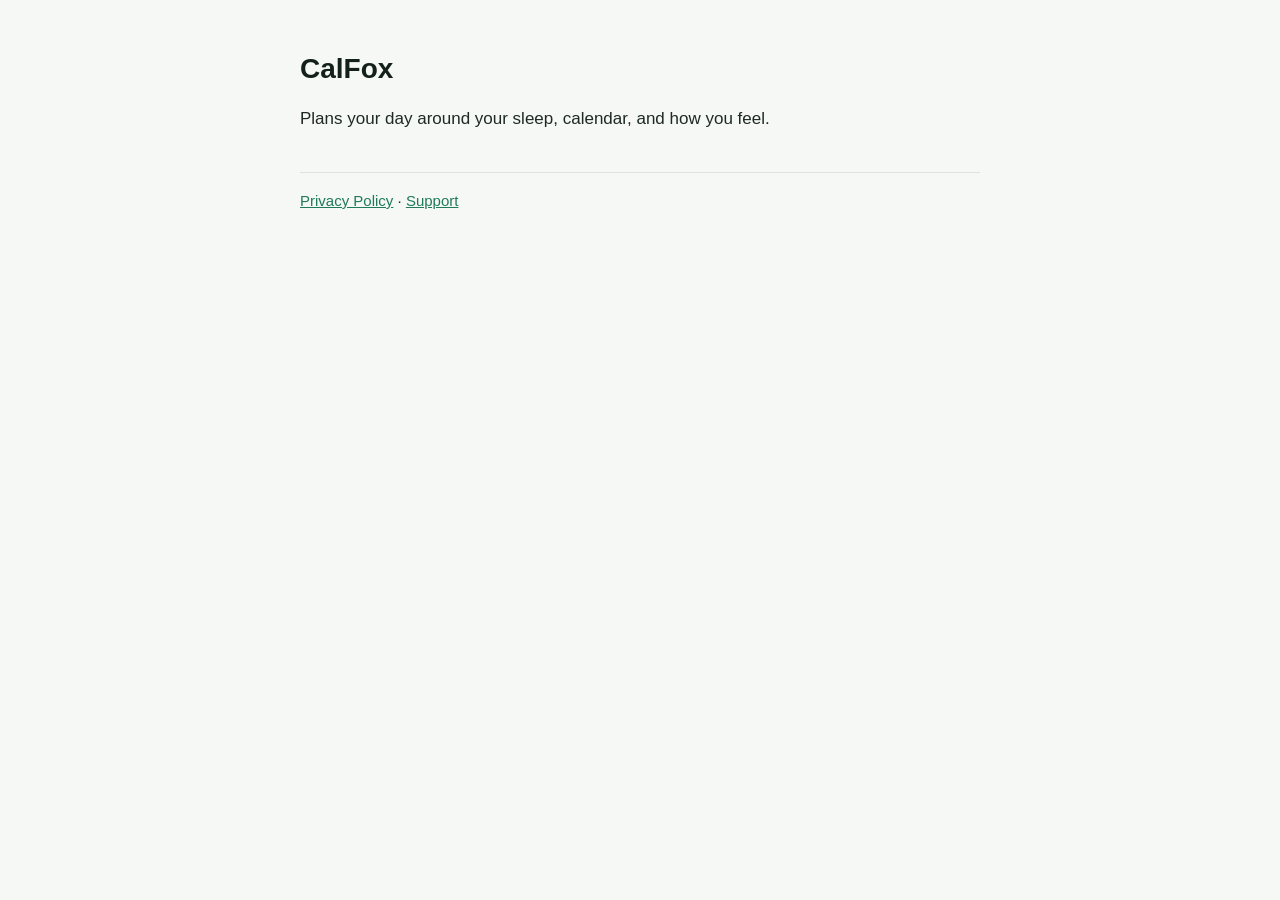
<file: index.html>
<!DOCTYPE html>
<html lang="en">
<head>
<meta charset="utf-8">
<meta name="viewport" content="width=device-width, initial-scale=1">
<title>CalFox</title>
<link rel="stylesheet" href="style.css">
</head>
<body>
<h1>CalFox</h1>
<p>Plans your day around your sleep, calendar, and how you feel.</p>
<nav><a href="privacy.html">Privacy Policy</a> · <a href="support.html">Support</a></nav>
</body>
</html>
</file>
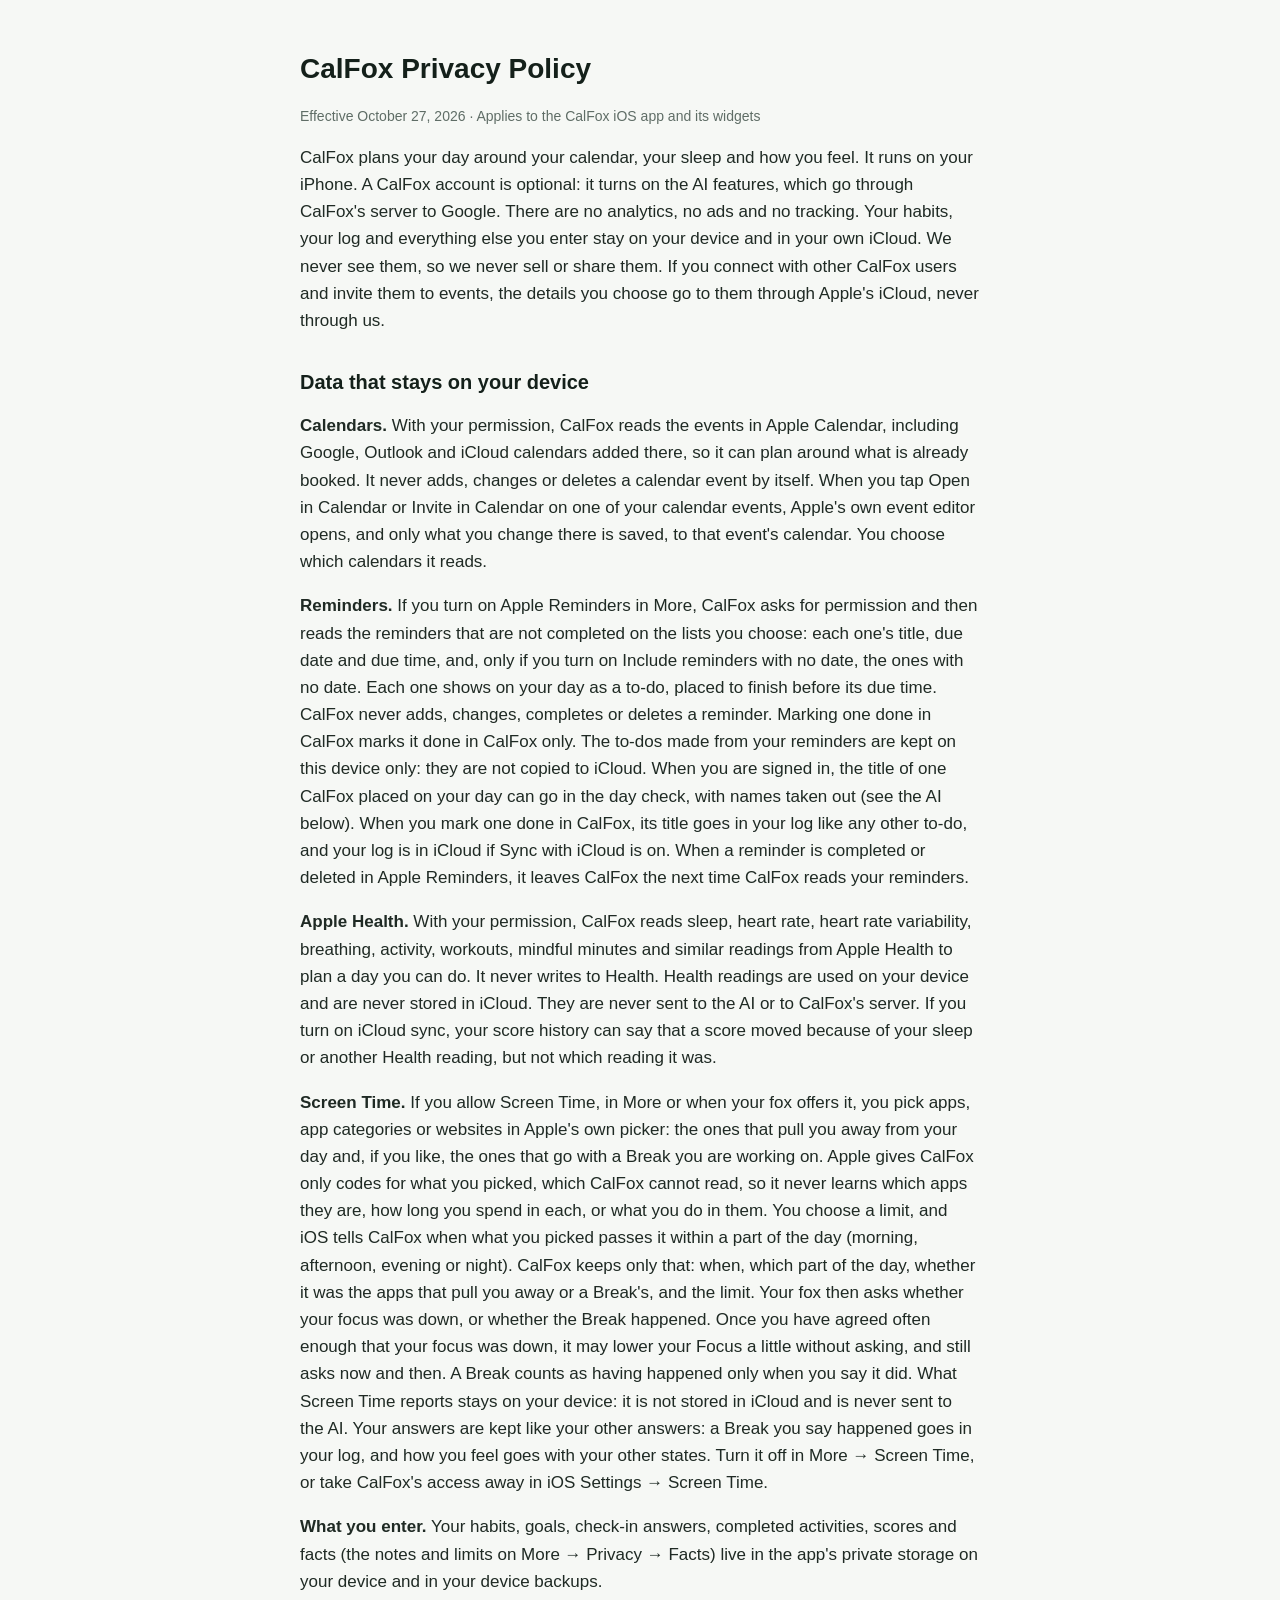
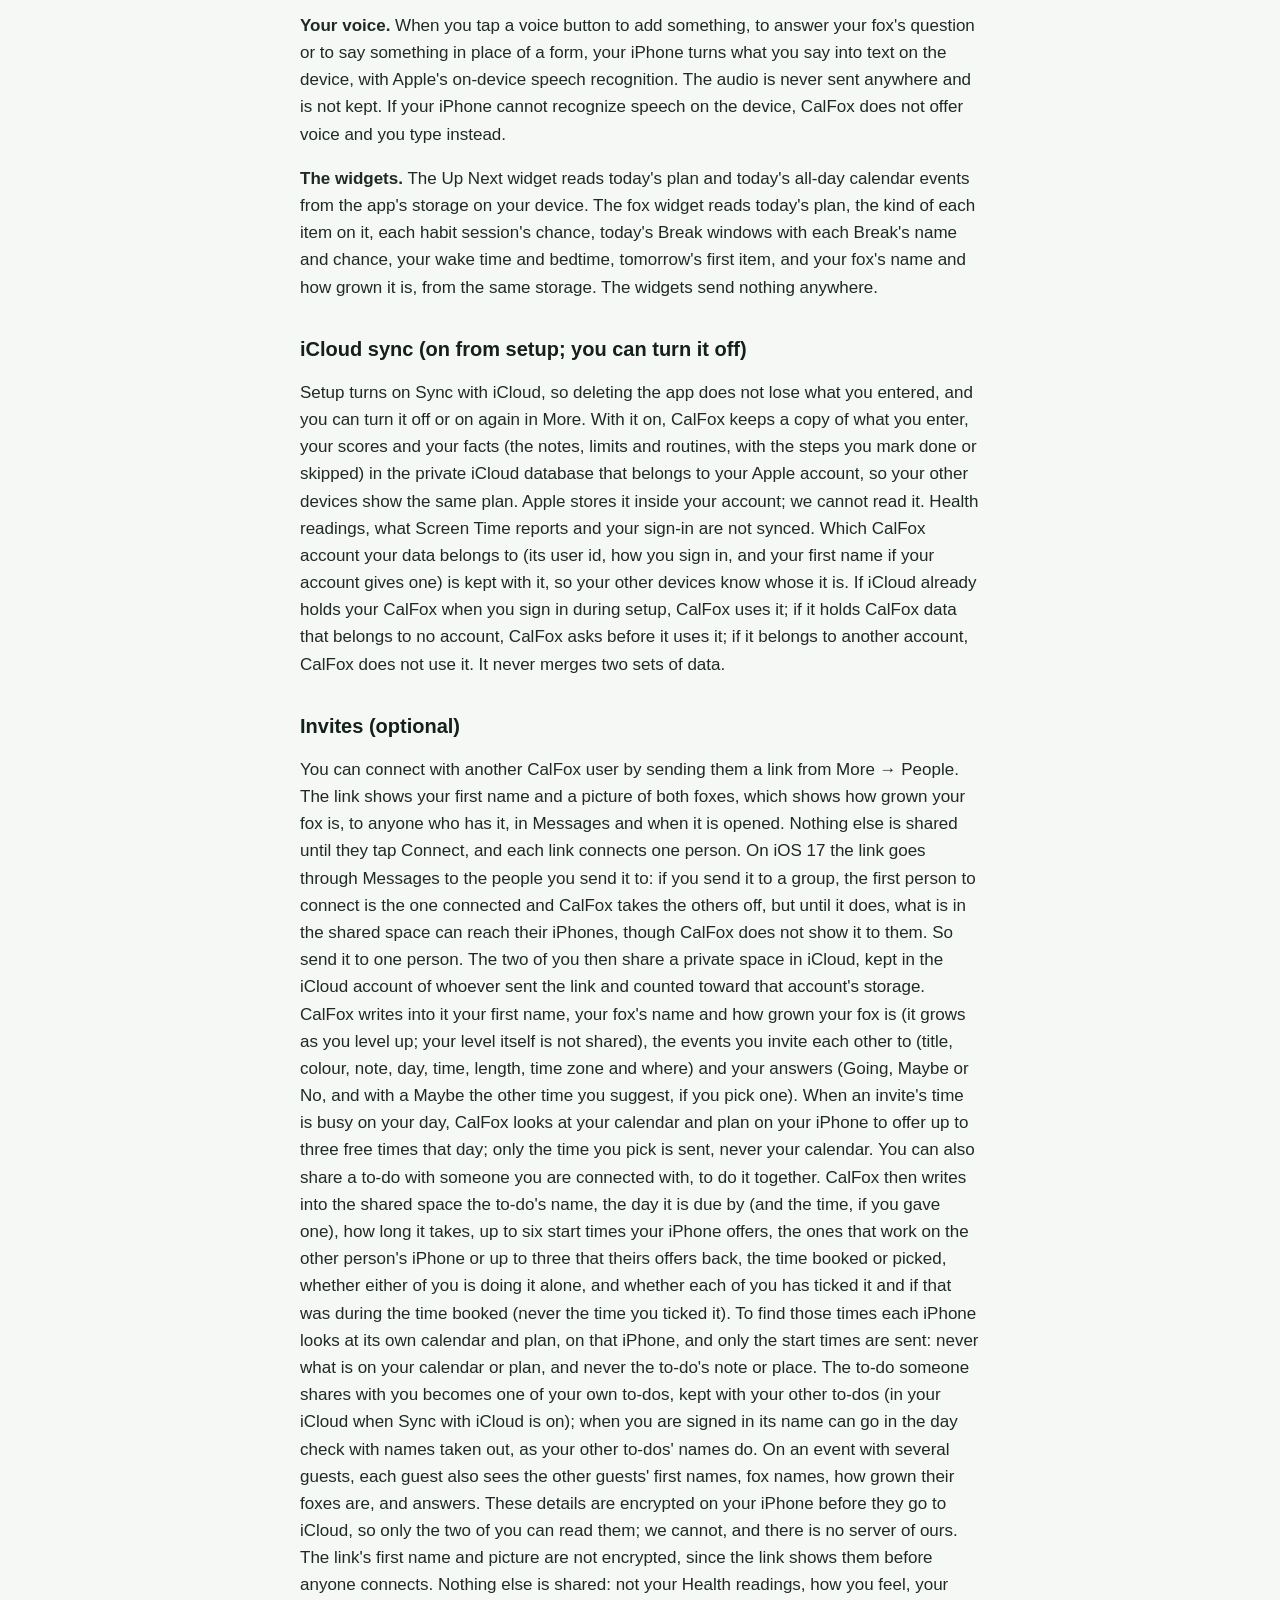
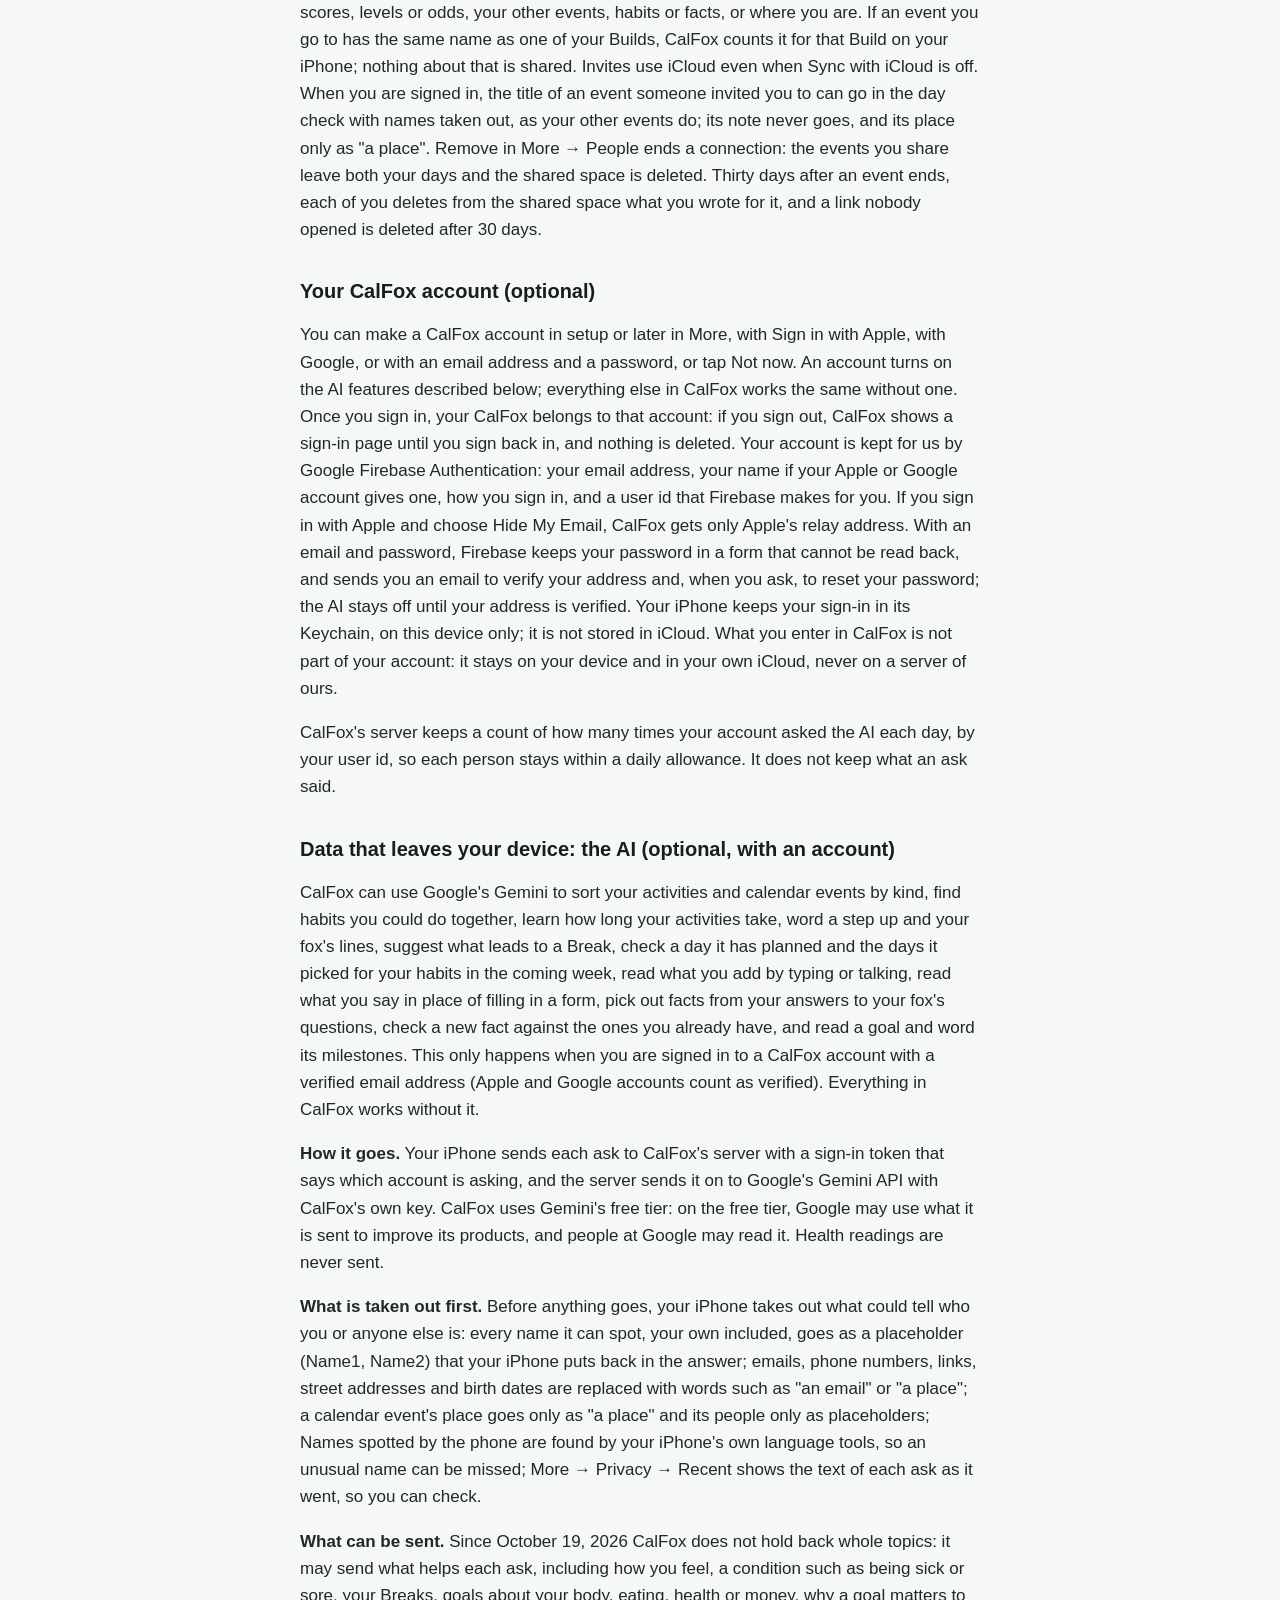
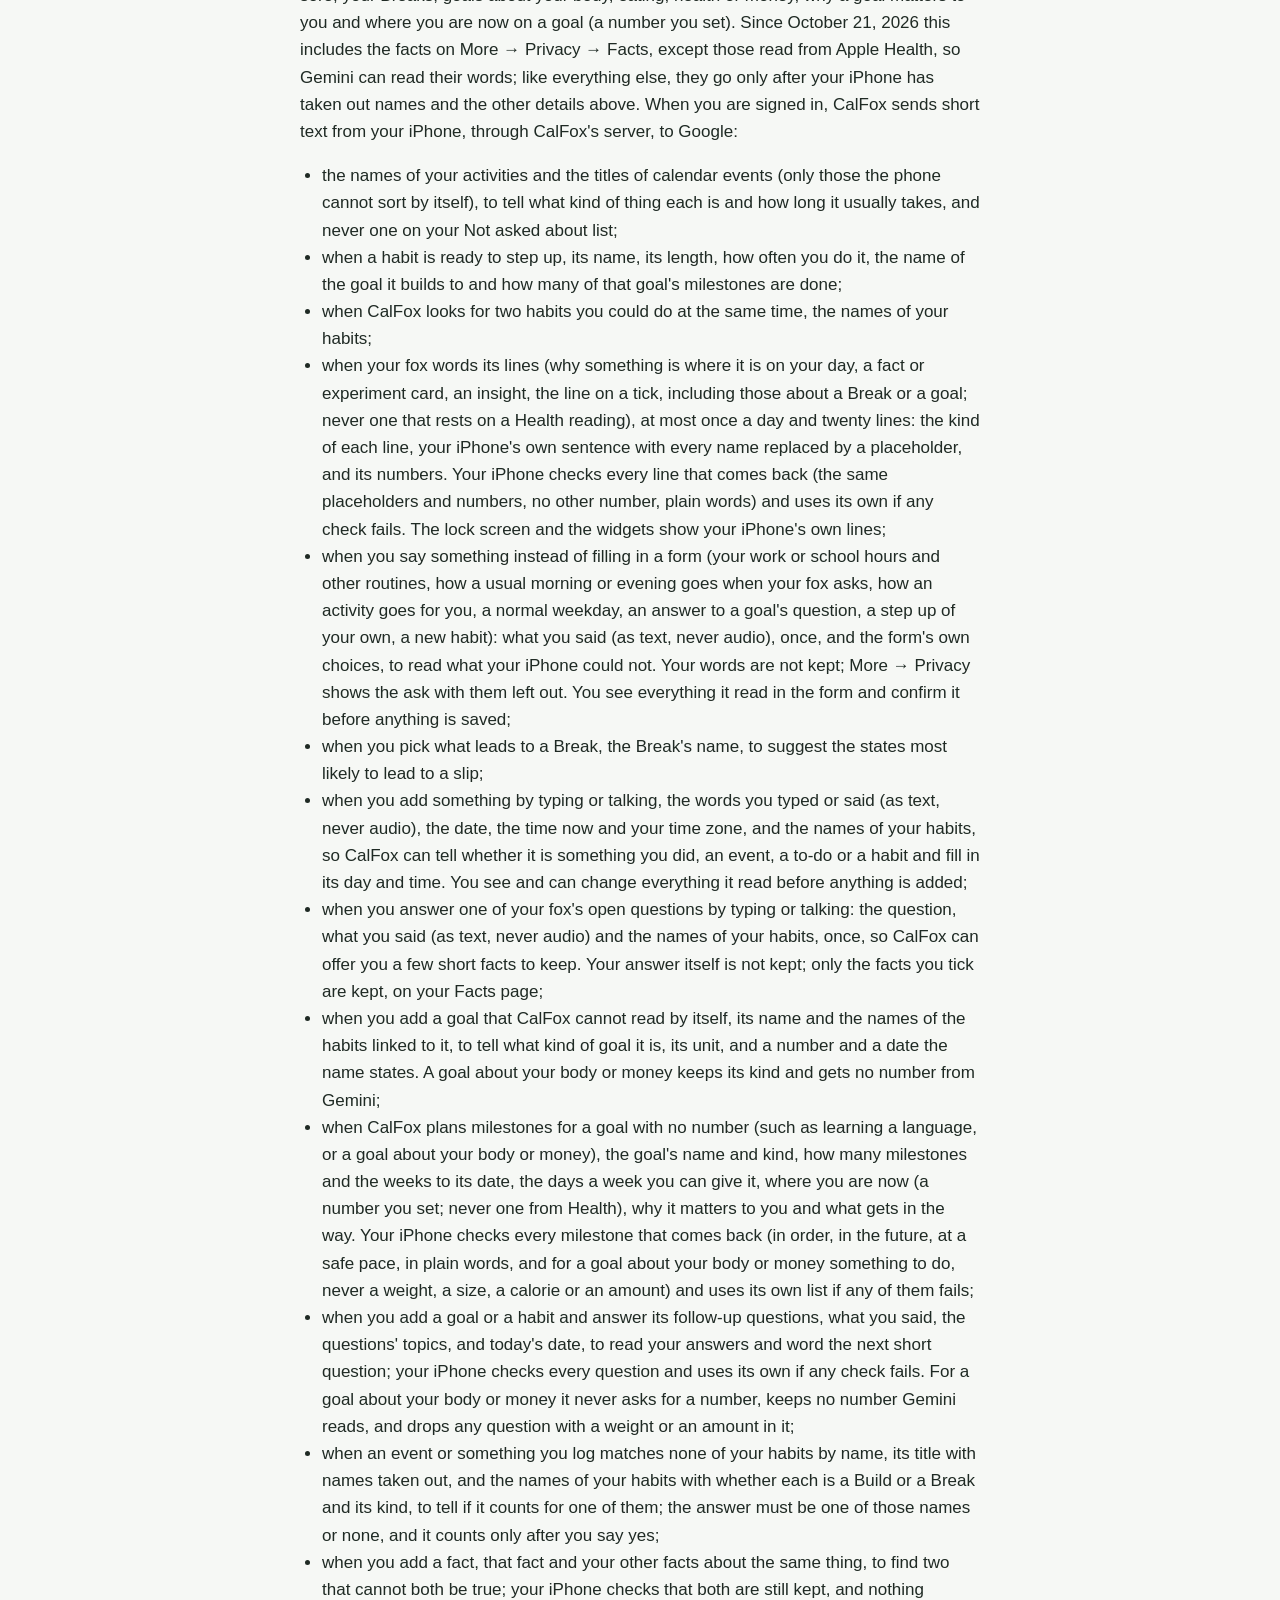
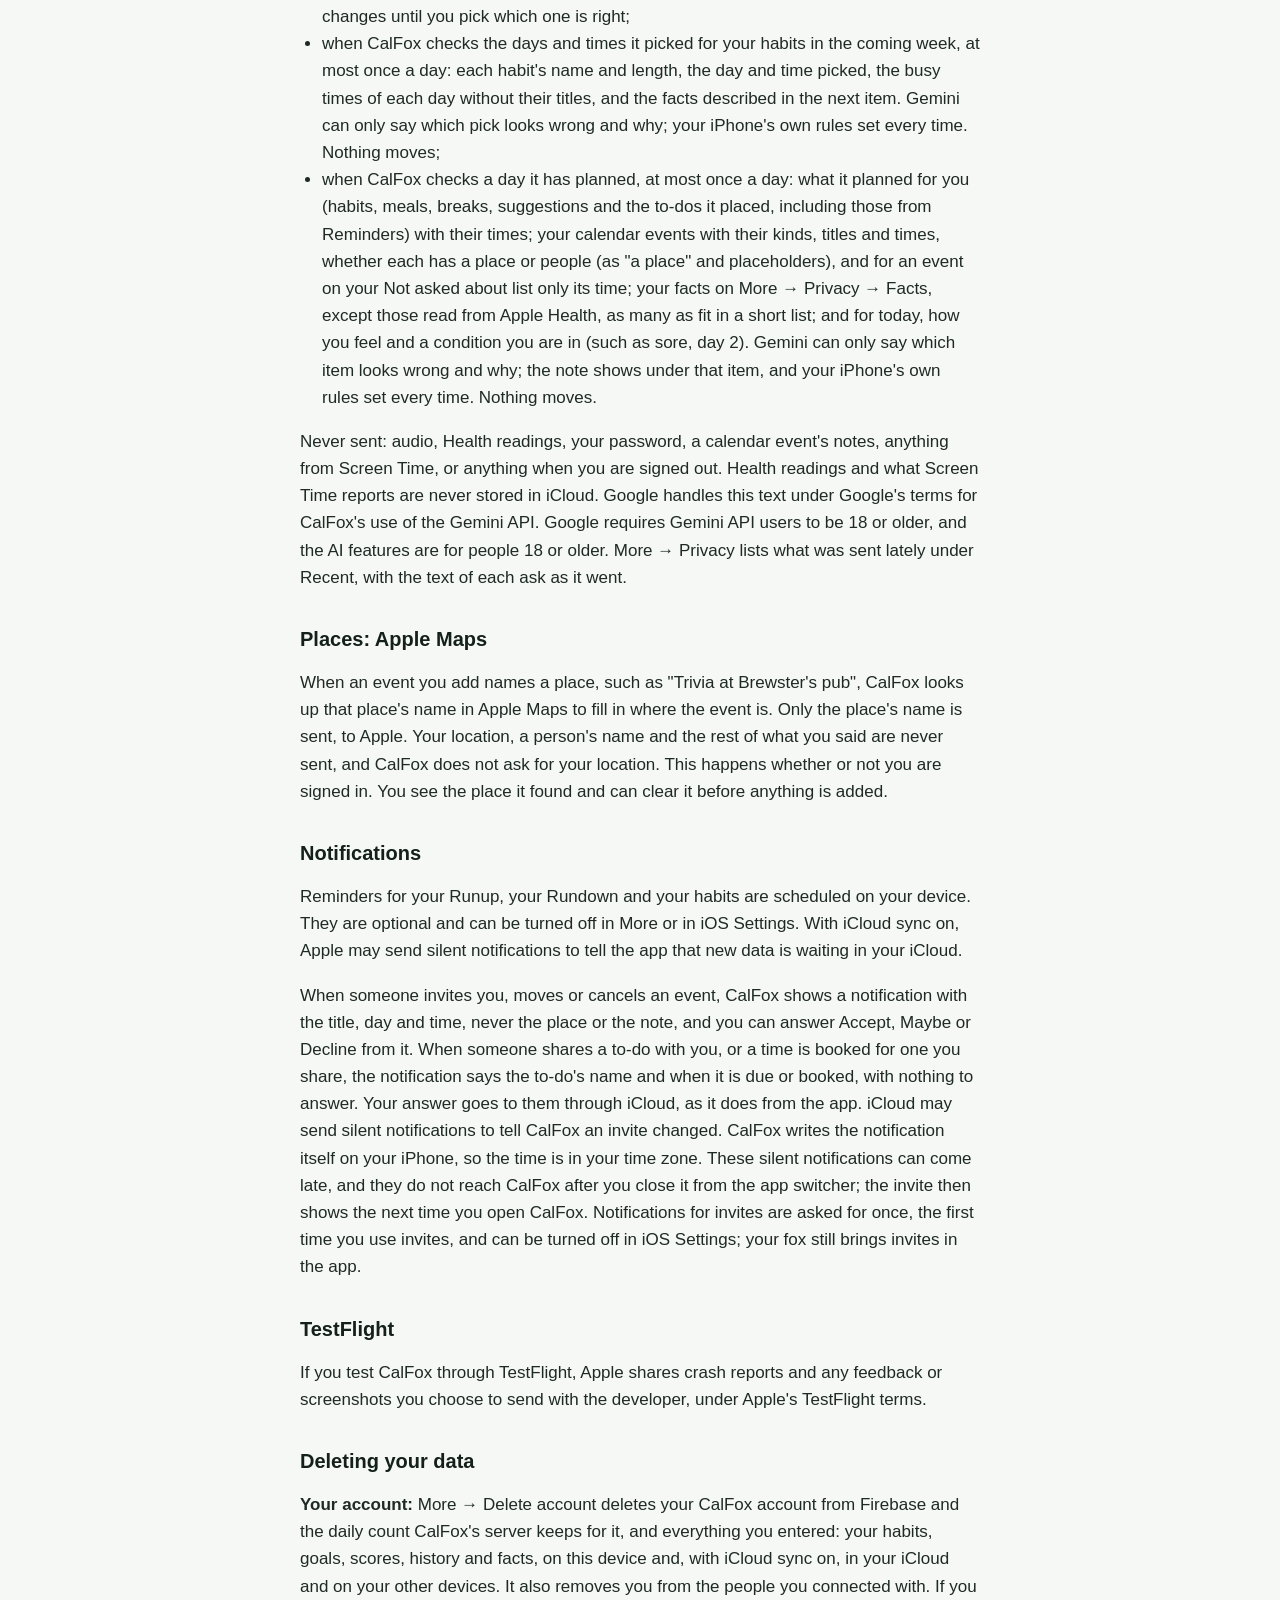
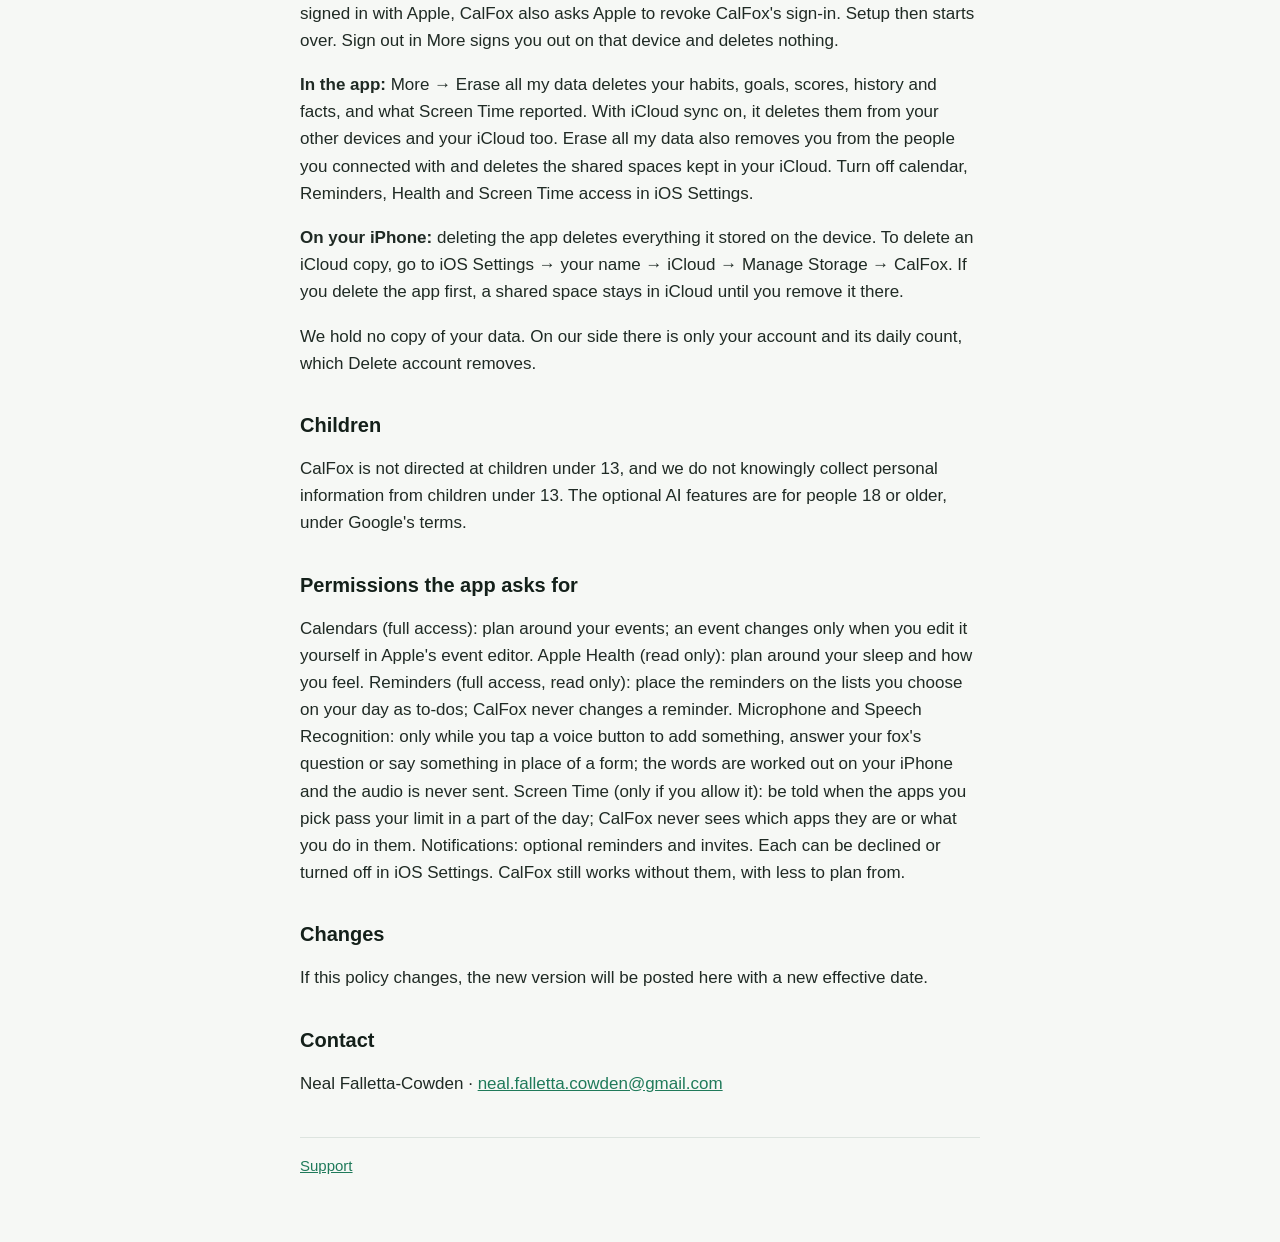
<file: privacy.html>
<!DOCTYPE html>
<html lang="en">
<head>
<meta charset="utf-8">
<meta name="viewport" content="width=device-width, initial-scale=1">
<title>CalFox Privacy Policy</title>
<link rel="stylesheet" href="style.css">
</head>
<body>
<h1>CalFox Privacy Policy</h1>
<p class="meta">Effective October 27, 2026 · Applies to the CalFox iOS app and its widgets</p>

<p>CalFox plans your day around your calendar, your sleep and how you feel. It runs on your iPhone. A CalFox account is optional: it turns on the AI features, which go through CalFox's server to Google. There are no analytics, no ads and no tracking. Your habits, your log and everything else you enter stay on your device and in your own iCloud. We never see them, so we never sell or share them. If you connect with other CalFox users and invite them to events, the details you choose go to them through Apple's iCloud, never through us.</p>

<h2>Data that stays on your device</h2>
<p><strong>Calendars.</strong> With your permission, CalFox reads the events in Apple Calendar, including Google, Outlook and iCloud calendars added there, so it can plan around what is already booked. It never adds, changes or deletes a calendar event by itself. When you tap Open in Calendar or Invite in Calendar on one of your calendar events, Apple's own event editor opens, and only what you change there is saved, to that event's calendar. You choose which calendars it reads.</p>
<p><strong>Reminders.</strong> If you turn on Apple Reminders in More, CalFox asks for permission and then reads the reminders that are not completed on the lists you choose: each one's title, due date and due time, and, only if you turn on Include reminders with no date, the ones with no date. Each one shows on your day as a to-do, placed to finish before its due time. CalFox never adds, changes, completes or deletes a reminder. Marking one done in CalFox marks it done in CalFox only. The to-dos made from your reminders are kept on this device only: they are not copied to iCloud. When you are signed in, the title of one CalFox placed on your day can go in the day check, with names taken out (see the AI below). When you mark one done in CalFox, its title goes in your log like any other to-do, and your log is in iCloud if Sync with iCloud is on. When a reminder is completed or deleted in Apple Reminders, it leaves CalFox the next time CalFox reads your reminders.</p>
<p><strong>Apple Health.</strong> With your permission, CalFox reads sleep, heart rate, heart rate variability, breathing, activity, workouts, mindful minutes and similar readings from Apple Health to plan a day you can do. It never writes to Health. Health readings are used on your device and are never stored in iCloud. They are never sent to the AI or to CalFox's server. If you turn on iCloud sync, your score history can say that a score moved because of your sleep or another Health reading, but not which reading it was.</p>
<p><strong>Screen Time.</strong> If you allow Screen Time, in More or when your fox offers it, you pick apps, app categories or websites in Apple's own picker: the ones that pull you away from your day and, if you like, the ones that go with a Break you are working on. Apple gives CalFox only codes for what you picked, which CalFox cannot read, so it never learns which apps they are, how long you spend in each, or what you do in them. You choose a limit, and iOS tells CalFox when what you picked passes it within a part of the day (morning, afternoon, evening or night). CalFox keeps only that: when, which part of the day, whether it was the apps that pull you away or a Break's, and the limit. Your fox then asks whether your focus was down, or whether the Break happened. Once you have agreed often enough that your focus was down, it may lower your Focus a little without asking, and still asks now and then. A Break counts as having happened only when you say it did. What Screen Time reports stays on your device: it is not stored in iCloud and is never sent to the AI. Your answers are kept like your other answers: a Break you say happened goes in your log, and how you feel goes with your other states. Turn it off in More → Screen Time, or take CalFox's access away in iOS Settings → Screen Time.</p>
<p><strong>What you enter.</strong> Your habits, goals, check-in answers, completed activities, scores and facts (the notes and limits on More → Privacy → Facts) live in the app's private storage on your device and in your device backups.</p>
<p><strong>Your voice.</strong> When you tap a voice button to add something, to answer your fox's question or to say something in place of a form, your iPhone turns what you say into text on the device, with Apple's on-device speech recognition. The audio is never sent anywhere and is not kept. If your iPhone cannot recognize speech on the device, CalFox does not offer voice and you type instead.</p>
<p><strong>The widgets.</strong> The Up Next widget reads today's plan and today's all-day calendar events from the app's storage on your device. The fox widget reads today's plan, the kind of each item on it, each habit session's chance, today's Break windows with each Break's name and chance, your wake time and bedtime, tomorrow's first item, and your fox's name and how grown it is, from the same storage. The widgets send nothing anywhere.</p>

<h2>iCloud sync (on from setup; you can turn it off)</h2>
<p>Setup turns on Sync with iCloud, so deleting the app does not lose what you entered, and you can turn it off or on again in More. With it on, CalFox keeps a copy of what you enter, your scores and your facts (the notes, limits and routines, with the steps you mark done or skipped) in the private iCloud database that belongs to your Apple account, so your other devices show the same plan. Apple stores it inside your account; we cannot read it. Health readings, what Screen Time reports and your sign-in are not synced. Which CalFox account your data belongs to (its user id, how you sign in, and your first name if your account gives one) is kept with it, so your other devices know whose it is. If iCloud already holds your CalFox when you sign in during setup, CalFox uses it; if it holds CalFox data that belongs to no account, CalFox asks before it uses it; if it belongs to another account, CalFox does not use it. It never merges two sets of data.</p>

<h2>Invites (optional)</h2>
<p>You can connect with another CalFox user by sending them a link from More → People. The link shows your first name and a picture of both foxes, which shows how grown your fox is, to anyone who has it, in Messages and when it is opened. Nothing else is shared until they tap Connect, and each link connects one person. On iOS 17 the link goes through Messages to the people you send it to: if you send it to a group, the first person to connect is the one connected and CalFox takes the others off, but until it does, what is in the shared space can reach their iPhones, though CalFox does not show it to them. So send it to one person. The two of you then share a private space in iCloud, kept in the iCloud account of whoever sent the link and counted toward that account's storage. CalFox writes into it your first name, your fox's name and how grown your fox is (it grows as you level up; your level itself is not shared), the events you invite each other to (title, colour, note, day, time, length, time zone and where) and your answers (Going, Maybe or No, and with a Maybe the other time you suggest, if you pick one). When an invite's time is busy on your day, CalFox looks at your calendar and plan on your iPhone to offer up to three free times that day; only the time you pick is sent, never your calendar. You can also share a to-do with someone you are connected with, to do it together. CalFox then writes into the shared space the to-do's name, the day it is due by (and the time, if you gave one), how long it takes, up to six start times your iPhone offers, the ones that work on the other person's iPhone or up to three that theirs offers back, the time booked or picked, whether either of you is doing it alone, and whether each of you has ticked it and if that was during the time booked (never the time you ticked it). To find those times each iPhone looks at its own calendar and plan, on that iPhone, and only the start times are sent: never what is on your calendar or plan, and never the to-do's note or place. The to-do someone shares with you becomes one of your own to-dos, kept with your other to-dos (in your iCloud when Sync with iCloud is on); when you are signed in its name can go in the day check with names taken out, as your other to-dos' names do. On an event with several guests, each guest also sees the other guests' first names, fox names, how grown their foxes are, and answers. These details are encrypted on your iPhone before they go to iCloud, so only the two of you can read them; we cannot, and there is no server of ours. The link's first name and picture are not encrypted, since the link shows them before anyone connects. Nothing else is shared: not your Health readings, how you feel, your scores, levels or odds, your other events, habits or facts, or where you are. If an event you go to has the same name as one of your Builds, CalFox counts it for that Build on your iPhone; nothing about that is shared. Invites use iCloud even when Sync with iCloud is off. When you are signed in, the title of an event someone invited you to can go in the day check with names taken out, as your other events do; its note never goes, and its place only as "a place". Remove in More → People ends a connection: the events you share leave both your days and the shared space is deleted. Thirty days after an event ends, each of you deletes from the shared space what you wrote for it, and a link nobody opened is deleted after 30 days.</p>

<h2>Your CalFox account (optional)</h2>
<p>You can make a CalFox account in setup or later in More, with Sign in with Apple, with Google, or with an email address and a password, or tap Not now. An account turns on the AI features described below; everything else in CalFox works the same without one. Once you sign in, your CalFox belongs to that account: if you sign out, CalFox shows a sign-in page until you sign back in, and nothing is deleted. Your account is kept for us by Google Firebase Authentication: your email address, your name if your Apple or Google account gives one, how you sign in, and a user id that Firebase makes for you. If you sign in with Apple and choose Hide My Email, CalFox gets only Apple's relay address. With an email and password, Firebase keeps your password in a form that cannot be read back, and sends you an email to verify your address and, when you ask, to reset your password; the AI stays off until your address is verified. Your iPhone keeps your sign-in in its Keychain, on this device only; it is not stored in iCloud. What you enter in CalFox is not part of your account: it stays on your device and in your own iCloud, never on a server of ours.</p>
<p>CalFox's server keeps a count of how many times your account asked the AI each day, by your user id, so each person stays within a daily allowance. It does not keep what an ask said.</p>

<h2>Data that leaves your device: the AI (optional, with an account)</h2>
<p>CalFox can use Google's Gemini to sort your activities and calendar events by kind, find habits you could do together, learn how long your activities take, word a step up and your fox's lines, suggest what leads to a Break, check a day it has planned and the days it picked for your habits in the coming week, read what you add by typing or talking, read what you say in place of filling in a form, pick out facts from your answers to your fox's questions, check a new fact against the ones you already have, and read a goal and word its milestones. This only happens when you are signed in to a CalFox account with a verified email address (Apple and Google accounts count as verified). Everything in CalFox works without it.</p>
<p><strong>How it goes.</strong> Your iPhone sends each ask to CalFox's server with a sign-in token that says which account is asking, and the server sends it on to Google's Gemini API with CalFox's own key. CalFox uses Gemini's free tier: on the free tier, Google may use what it is sent to improve its products, and people at Google may read it. Health readings are never sent.</p>
<p><strong>What is taken out first.</strong> Before anything goes, your iPhone takes out what could tell who you or anyone else is: every name it can spot, your own included, goes as a placeholder (Name1, Name2) that your iPhone puts back in the answer; emails, phone numbers, links, street addresses and birth dates are replaced with words such as "an email" or "a place"; a calendar event's place goes only as "a place" and its people only as placeholders; Names spotted by the phone are found by your iPhone's own language tools, so an unusual name can be missed; More → Privacy → Recent shows the text of each ask as it went, so you can check.</p>
<p><strong>What can be sent.</strong> Since October 19, 2026 CalFox does not hold back whole topics: it may send what helps each ask, including how you feel, a condition such as being sick or sore, your Breaks, goals about your body, eating, health or money, why a goal matters to you and where you are now on a goal (a number you set). Since October 21, 2026 this includes the facts on More → Privacy → Facts, except those read from Apple Health, so Gemini can read their words; like everything else, they go only after your iPhone has taken out names and the other details above. When you are signed in, CalFox sends short text from your iPhone, through CalFox's server, to Google:</p>
<ul>
<li>the names of your activities and the titles of calendar events (only those the phone cannot sort by itself), to tell what kind of thing each is and how long it usually takes, and never one on your Not asked about list;</li>
<li>when a habit is ready to step up, its name, its length, how often you do it, the name of the goal it builds to and how many of that goal's milestones are done;</li>
<li>when CalFox looks for two habits you could do at the same time, the names of your habits;</li>
<li>when your fox words its lines (why something is where it is on your day, a fact or experiment card, an insight, the line on a tick, including those about a Break or a goal; never one that rests on a Health reading), at most once a day and twenty lines: the kind of each line, your iPhone's own sentence with every name replaced by a placeholder, and its numbers. Your iPhone checks every line that comes back (the same placeholders and numbers, no other number, plain words) and uses its own if any check fails. The lock screen and the widgets show your iPhone's own lines;</li>
<li>when you say something instead of filling in a form (your work or school hours and other routines, how a usual morning or evening goes when your fox asks, how an activity goes for you, a normal weekday, an answer to a goal's question, a step up of your own, a new habit): what you said (as text, never audio), once, and the form's own choices, to read what your iPhone could not. Your words are not kept; More → Privacy shows the ask with them left out. You see everything it read in the form and confirm it before anything is saved;</li>
<li>when you pick what leads to a Break, the Break's name, to suggest the states most likely to lead to a slip;</li>
<li>when you add something by typing or talking, the words you typed or said (as text, never audio), the date, the time now and your time zone, and the names of your habits, so CalFox can tell whether it is something you did, an event, a to-do or a habit and fill in its day and time. You see and can change everything it read before anything is added;</li>
<li>when you answer one of your fox's open questions by typing or talking: the question, what you said (as text, never audio) and the names of your habits, once, so CalFox can offer you a few short facts to keep. Your answer itself is not kept; only the facts you tick are kept, on your Facts page;</li>
<li>when you add a goal that CalFox cannot read by itself, its name and the names of the habits linked to it, to tell what kind of goal it is, its unit, and a number and a date the name states. A goal about your body or money keeps its kind and gets no number from Gemini;</li>
<li>when CalFox plans milestones for a goal with no number (such as learning a language, or a goal about your body or money), the goal's name and kind, how many milestones and the weeks to its date, the days a week you can give it, where you are now (a number you set; never one from Health), why it matters to you and what gets in the way. Your iPhone checks every milestone that comes back (in order, in the future, at a safe pace, in plain words, and for a goal about your body or money something to do, never a weight, a size, a calorie or an amount) and uses its own list if any of them fails;</li>
<li>when you add a goal or a habit and answer its follow-up questions, what you said, the questions' topics, and today's date, to read your answers and word the next short question; your iPhone checks every question and uses its own if any check fails. For a goal about your body or money it never asks for a number, keeps no number Gemini reads, and drops any question with a weight or an amount in it;</li>
<li>when an event or something you log matches none of your habits by name, its title with names taken out, and the names of your habits with whether each is a Build or a Break and its kind, to tell if it counts for one of them; the answer must be one of those names or none, and it counts only after you say yes;</li>
<li>when you add a fact, that fact and your other facts about the same thing, to find two that cannot both be true; your iPhone checks that both are still kept, and nothing changes until you pick which one is right;</li>
<li>when CalFox checks the days and times it picked for your habits in the coming week, at most once a day: each habit's name and length, the day and time picked, the busy times of each day without their titles, and the facts described in the next item. Gemini can only say which pick looks wrong and why; your iPhone's own rules set every time. Nothing moves;</li>
<li>when CalFox checks a day it has planned, at most once a day: what it planned for you (habits, meals, breaks, suggestions and the to-dos it placed, including those from Reminders) with their times; your calendar events with their kinds, titles and times, whether each has a place or people (as "a place" and placeholders), and for an event on your Not asked about list only its time; your facts on More → Privacy → Facts, except those read from Apple Health, as many as fit in a short list; and for today, how you feel and a condition you are in (such as sore, day 2). Gemini can only say which item looks wrong and why; the note shows under that item, and your iPhone's own rules set every time. Nothing moves.</li>
</ul>
<p>Never sent: audio, Health readings, your password, a calendar event's notes, anything from Screen Time, or anything when you are signed out. Health readings and what Screen Time reports are never stored in iCloud. Google handles this text under Google's terms for CalFox's use of the Gemini API. Google requires Gemini API users to be 18 or older, and the AI features are for people 18 or older. More → Privacy lists what was sent lately under Recent, with the text of each ask as it went.</p>
<h2>Places: Apple Maps</h2>
<p>When an event you add names a place, such as "Trivia at Brewster's pub", CalFox looks up that place's name in Apple Maps to fill in where the event is. Only the place's name is sent, to Apple. Your location, a person's name and the rest of what you said are never sent, and CalFox does not ask for your location. This happens whether or not you are signed in. You see the place it found and can clear it before anything is added.</p>
<h2>Notifications</h2>
<p>Reminders for your Runup, your Rundown and your habits are scheduled on your device. They are optional and can be turned off in More or in iOS Settings. With iCloud sync on, Apple may send silent notifications to tell the app that new data is waiting in your iCloud.</p>
<p>When someone invites you, moves or cancels an event, CalFox shows a notification with the title, day and time, never the place or the note, and you can answer Accept, Maybe or Decline from it. When someone shares a to-do with you, or a time is booked for one you share, the notification says the to-do's name and when it is due or booked, with nothing to answer. Your answer goes to them through iCloud, as it does from the app. iCloud may send silent notifications to tell CalFox an invite changed. CalFox writes the notification itself on your iPhone, so the time is in your time zone. These silent notifications can come late, and they do not reach CalFox after you close it from the app switcher; the invite then shows the next time you open CalFox. Notifications for invites are asked for once, the first time you use invites, and can be turned off in iOS Settings; your fox still brings invites in the app.</p>

<h2>TestFlight</h2>
<p>If you test CalFox through TestFlight, Apple shares crash reports and any feedback or screenshots you choose to send with the developer, under Apple's TestFlight terms.</p>

<h2>Deleting your data</h2>
<p><strong>Your account:</strong> More → Delete account deletes your CalFox account from Firebase and the daily count CalFox's server keeps for it, and everything you entered: your habits, goals, scores, history and facts, on this device and, with iCloud sync on, in your iCloud and on your other devices. It also removes you from the people you connected with. If you signed in with Apple, CalFox also asks Apple to revoke CalFox's sign-in. Setup then starts over. Sign out in More signs you out on that device and deletes nothing.</p>
<p><strong>In the app:</strong> More → Erase all my data deletes your habits, goals, scores, history and facts, and what Screen Time reported. With iCloud sync on, it deletes them from your other devices and your iCloud too. Erase all my data also removes you from the people you connected with and deletes the shared spaces kept in your iCloud. Turn off calendar, Reminders, Health and Screen Time access in iOS Settings.</p>
<p><strong>On your iPhone:</strong> deleting the app deletes everything it stored on the device. To delete an iCloud copy, go to iOS Settings → your name → iCloud → Manage Storage → CalFox. If you delete the app first, a shared space stays in iCloud until you remove it there.</p>
<p>We hold no copy of your data. On our side there is only your account and its daily count, which Delete account removes.</p>

<h2>Children</h2>
<p>CalFox is not directed at children under 13, and we do not knowingly collect personal information from children under 13. The optional AI features are for people 18 or older, under Google's terms.</p>

<h2>Permissions the app asks for</h2>
<p>Calendars (full access): plan around your events; an event changes only when you edit it yourself in Apple's event editor. Apple Health (read only): plan around your sleep and how you feel. Reminders (full access, read only): place the reminders on the lists you choose on your day as to-dos; CalFox never changes a reminder. Microphone and Speech Recognition: only while you tap a voice button to add something, answer your fox's question or say something in place of a form; the words are worked out on your iPhone and the audio is never sent. Screen Time (only if you allow it): be told when the apps you pick pass your limit in a part of the day; CalFox never sees which apps they are or what you do in them. Notifications: optional reminders and invites. Each can be declined or turned off in iOS Settings. CalFox still works without them, with less to plan from.</p>

<h2>Changes</h2>
<p>If this policy changes, the new version will be posted here with a new effective date.</p>

<h2>Contact</h2>
<p>Neal Falletta-Cowden · <a href="mailto:neal.falletta.cowden@gmail.com">neal.falletta.cowden@gmail.com</a></p>

<nav><a href="support.html">Support</a></nav>
</body>
</html>
</file>
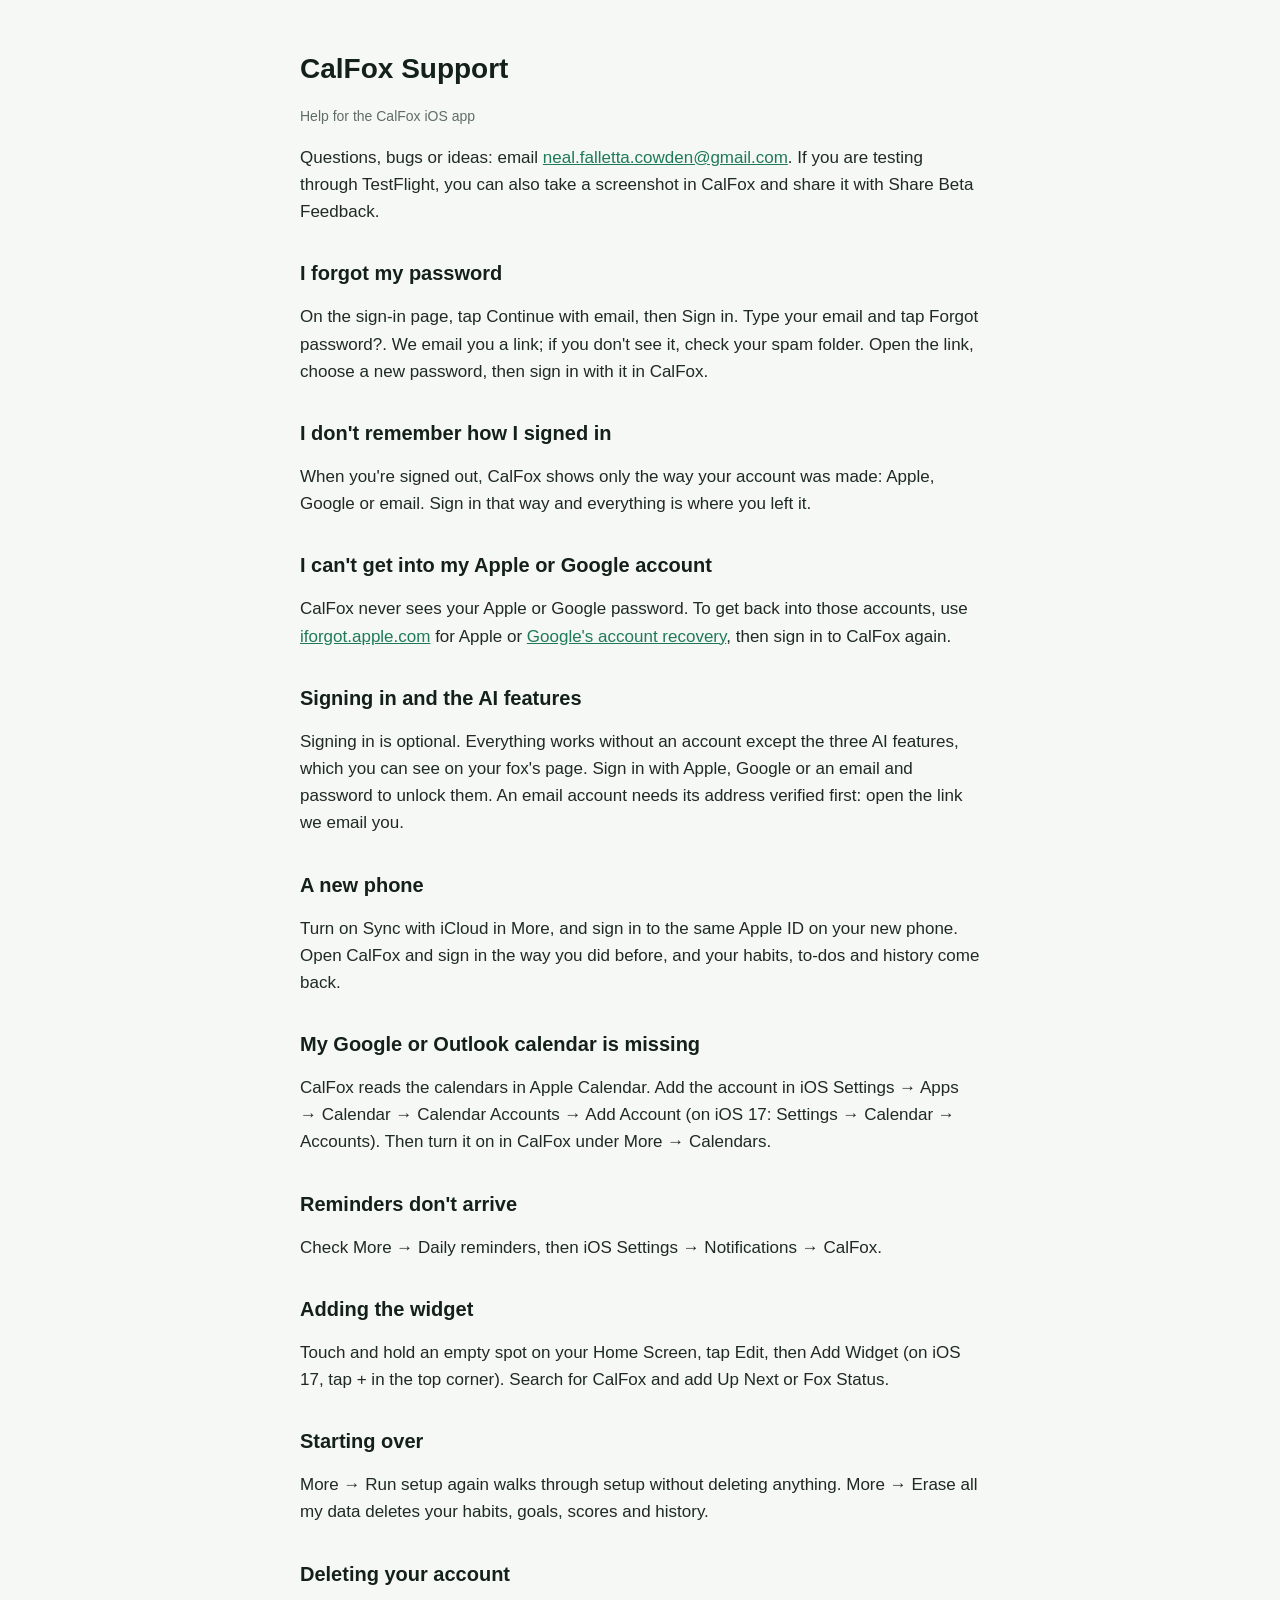
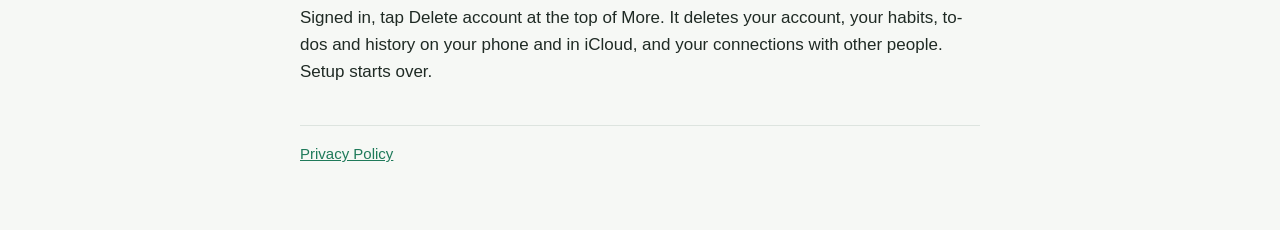
<file: support.html>
<!DOCTYPE html>
<html lang="en">
<head>
<meta charset="utf-8">
<meta name="viewport" content="width=device-width, initial-scale=1">
<title>CalFox Support</title>
<link rel="stylesheet" href="style.css">
</head>
<body>
<h1>CalFox Support</h1>
<p class="meta">Help for the CalFox iOS app</p>

<p>Questions, bugs or ideas: email <a href="mailto:neal.falletta.cowden@gmail.com">neal.falletta.cowden@gmail.com</a>. If you are testing through TestFlight, you can also take a screenshot in CalFox and share it with Share Beta Feedback.</p>

<h2>I forgot my password</h2>
<p>On the sign-in page, tap Continue with email, then Sign in. Type your email and tap Forgot password?. We email you a link; if you don't see it, check your spam folder. Open the link, choose a new password, then sign in with it in CalFox.</p>

<h2>I don't remember how I signed in</h2>
<p>When you're signed out, CalFox shows only the way your account was made: Apple, Google or email. Sign in that way and everything is where you left it.</p>

<h2>I can't get into my Apple or Google account</h2>
<p>CalFox never sees your Apple or Google password. To get back into those accounts, use <a href="https://iforgot.apple.com">iforgot.apple.com</a> for Apple or <a href="https://accounts.google.com/signin/recovery">Google's account recovery</a>, then sign in to CalFox again.</p>

<h2>Signing in and the AI features</h2>
<p>Signing in is optional. Everything works without an account except the three AI features, which you can see on your fox's page. Sign in with Apple, Google or an email and password to unlock them. An email account needs its address verified first: open the link we email you.</p>

<h2>A new phone</h2>
<p>Turn on Sync with iCloud in More, and sign in to the same Apple ID on your new phone. Open CalFox and sign in the way you did before, and your habits, to-dos and history come back.</p>

<h2>My Google or Outlook calendar is missing</h2>
<p>CalFox reads the calendars in Apple Calendar. Add the account in iOS Settings → Apps → Calendar → Calendar Accounts → Add Account (on iOS 17: Settings → Calendar → Accounts). Then turn it on in CalFox under More → Calendars.</p>

<h2>Reminders don't arrive</h2>
<p>Check More → Daily reminders, then iOS Settings → Notifications → CalFox.</p>

<h2>Adding the widget</h2>
<p>Touch and hold an empty spot on your Home Screen, tap Edit, then Add Widget (on iOS 17, tap + in the top corner). Search for CalFox and add Up Next or Fox Status.</p>

<h2>Starting over</h2>
<p>More → Run setup again walks through setup without deleting anything. More → Erase all my data deletes your habits, goals, scores and history.</p>

<h2>Deleting your account</h2>
<p>Signed in, tap Delete account at the top of More. It deletes your account, your habits, to-dos and history on your phone and in iCloud, and your connections with other people. Setup starts over.</p>

<nav><a href="privacy.html">Privacy Policy</a></nav>
</body>
</html>
</file>
<file: style.css>
:root { --ink: #1f2a24; --head: #14201a; --muted: #5f6d66; --link: #1f7a5a; --bg: #f6f8f5; --rule: #dde4df; }
@media (prefers-color-scheme: dark) {
  :root { --ink: #dfe7e2; --head: #f2f6f3; --muted: #9aa8a1; --link: #5fd0a4; --bg: #111614; --rule: #26302b; }
}
body { max-width: 680px; margin: 0 auto; padding: 32px 20px 64px; font: 17px/1.6 -apple-system, "Segoe UI", sans-serif; color: var(--ink); background: var(--bg); }
h1, h2 { color: var(--head); line-height: 1.25; }
h1 { font-size: 28px; } h2 { font-size: 20px; margin-top: 36px; }
a { color: var(--link); }
.meta { color: var(--muted); font-size: 14px; }
ul { padding-left: 22px; }
nav { margin-top: 40px; padding-top: 16px; border-top: 1px solid var(--rule); font-size: 15px; }
</file>
